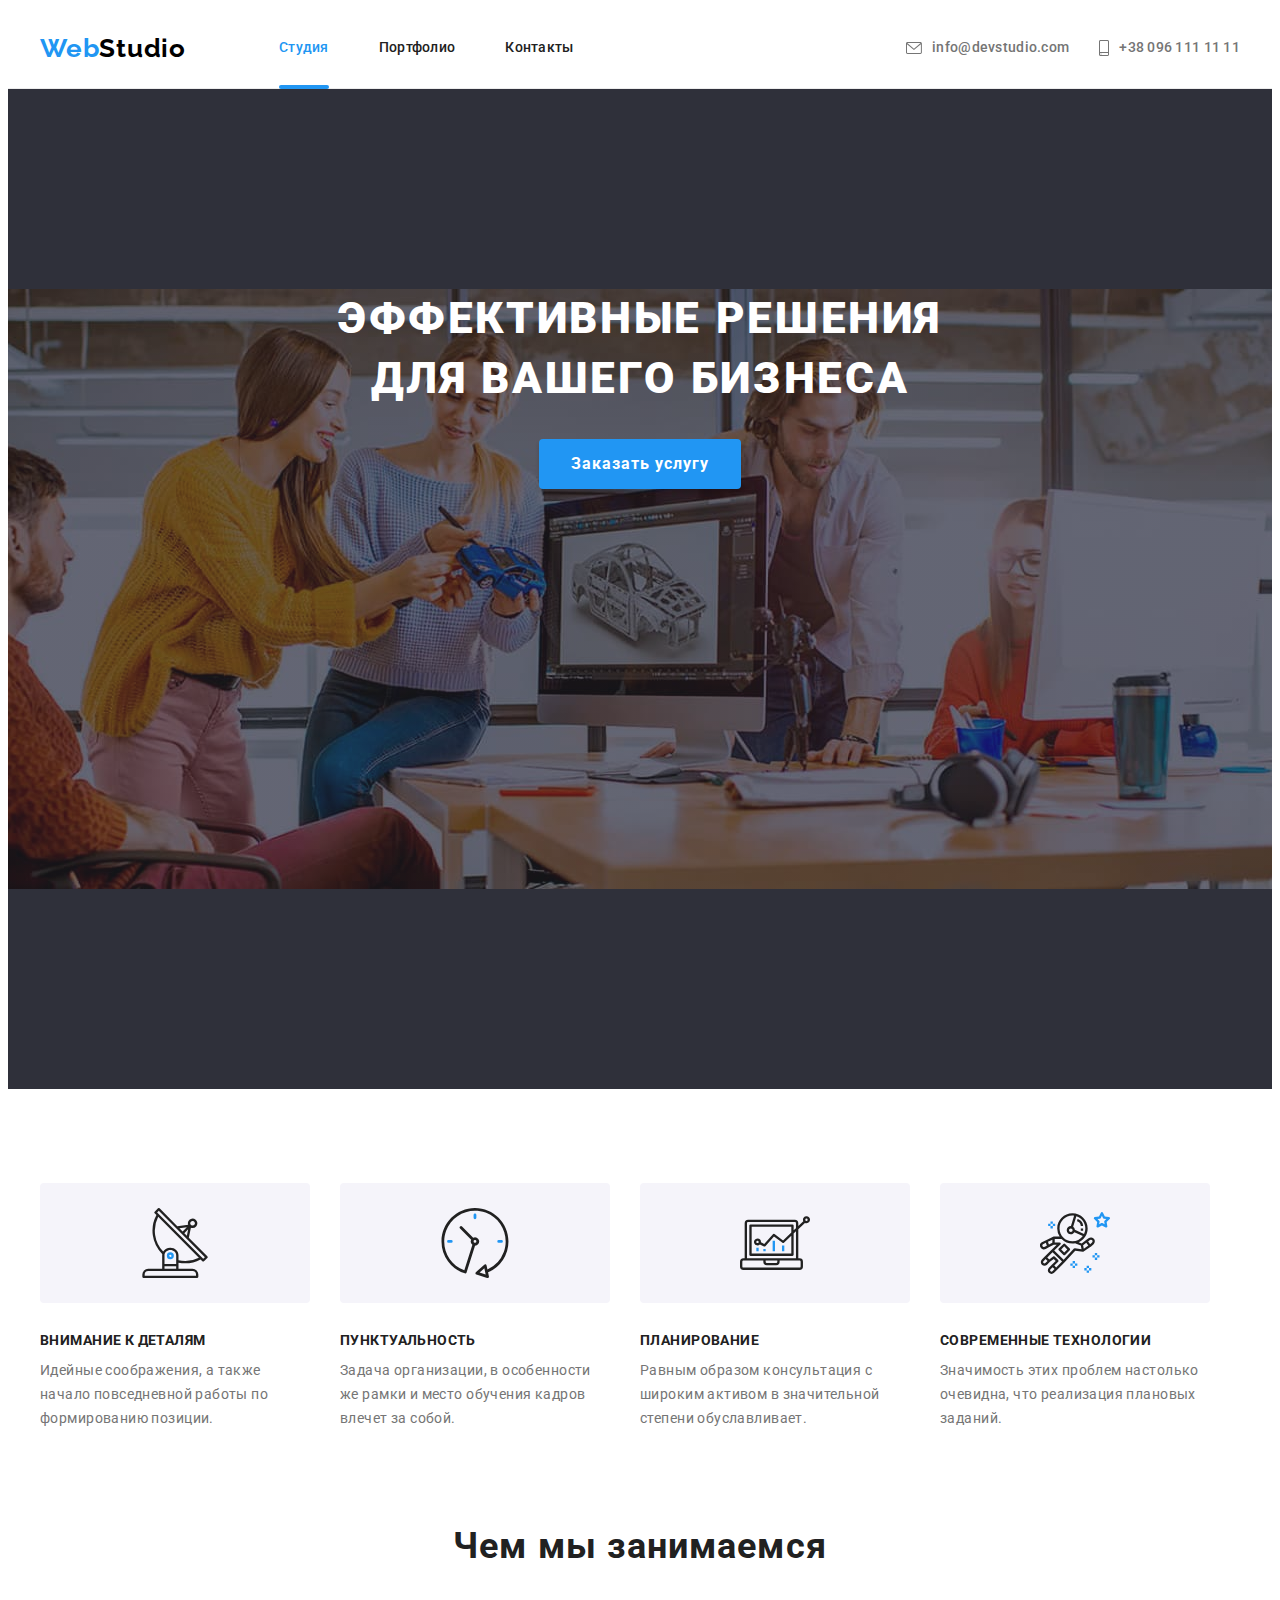
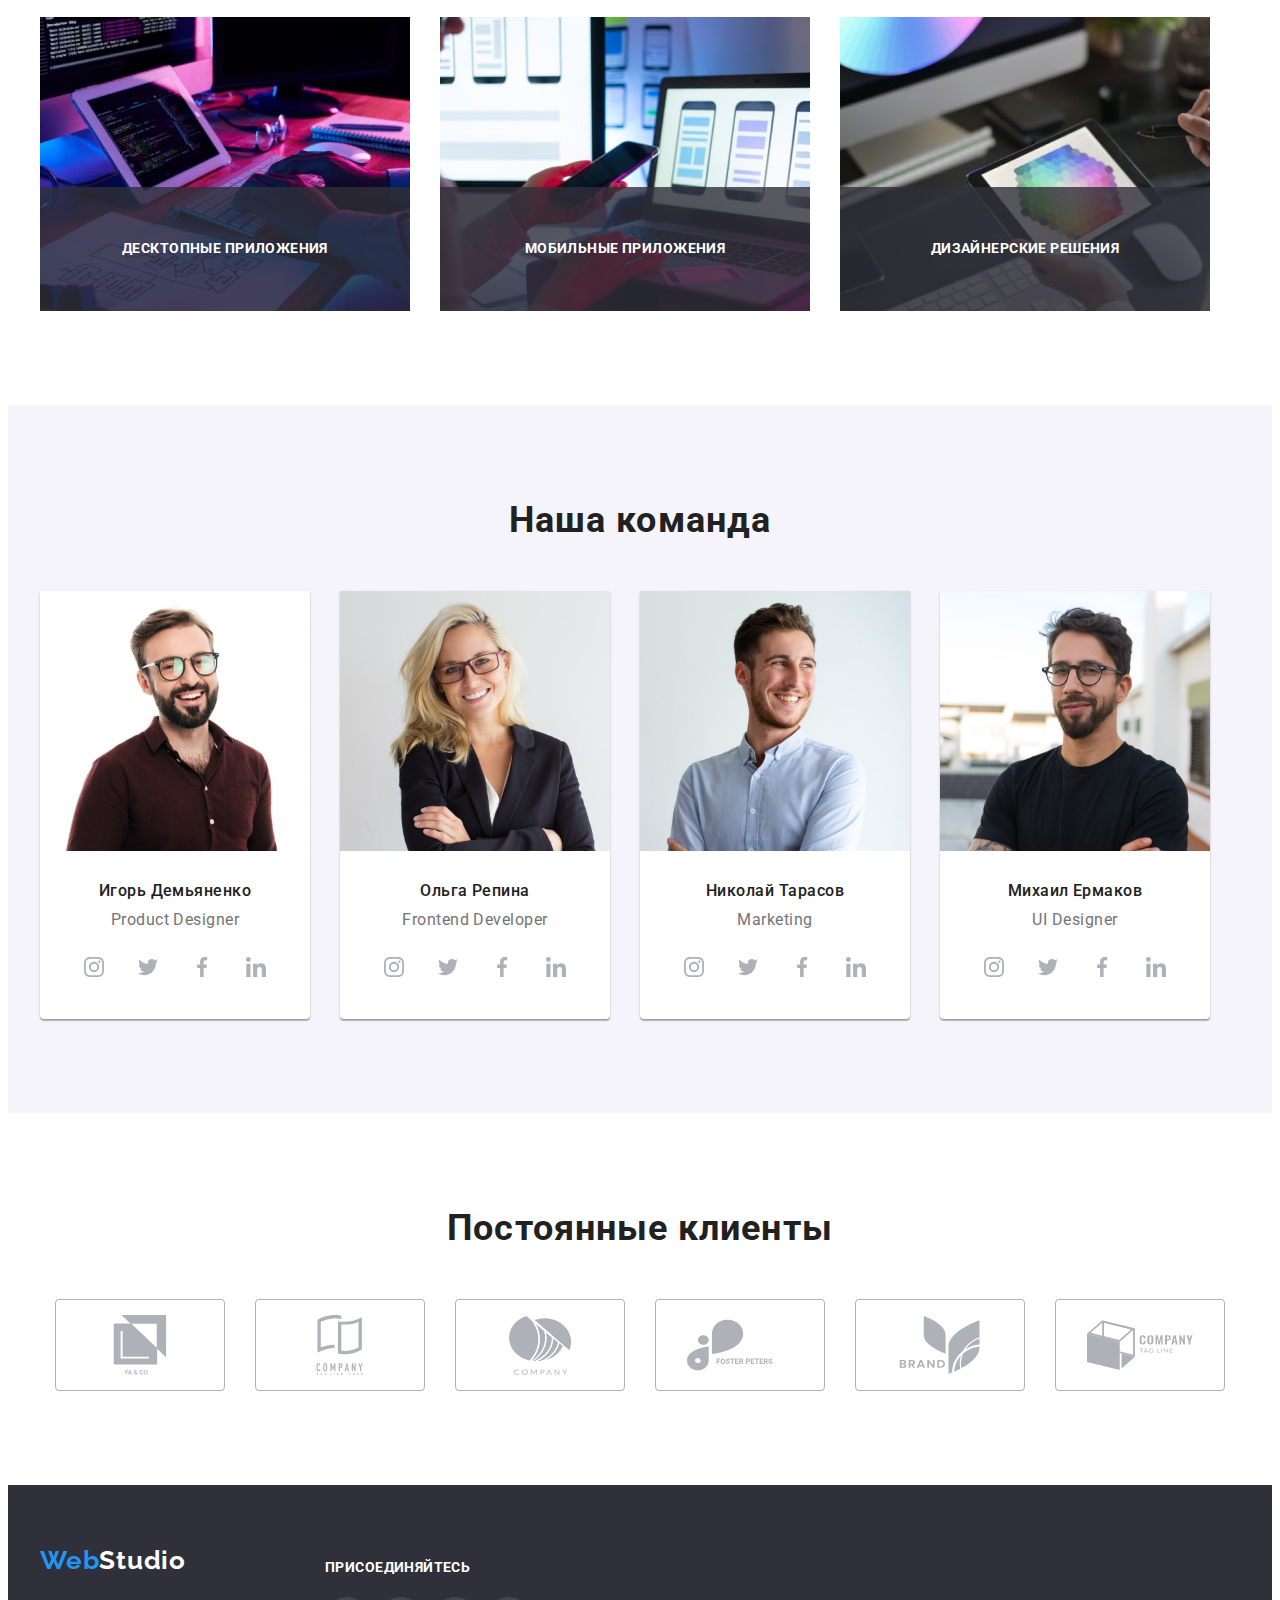
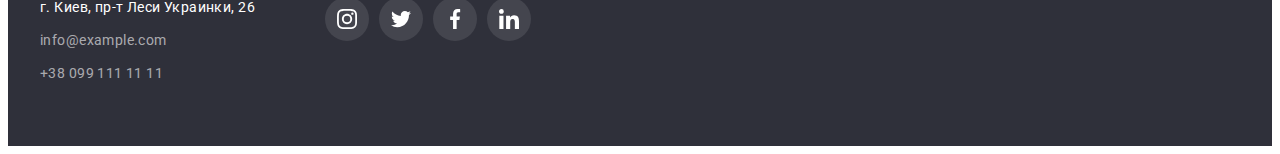
<file: index.html>
<!DOCTYPE html>
<html lang="ru">
  <head>
    <meta charset="UTF-8" />
    <meta http-equiv="X-UA-Compatible" content="IE=edge" />
    <meta name="viewport" content="width=device-width, initial-scale=1.0" />
    <title>WebStudio</title>
    <link
      rel="stylesheet"
      href="https://cdnjs.cloudflare.com/ajax/libs/modern-normalize/1.1.0/modern-normalize.min.css"
      integrity="sha512-wpPYUAdjBVSE4KJnH1VR1HeZfpl1ub8YT/NKx4PuQ5NmX2tKuGu6U/JRp5y+Y8XG2tV+wKQpNHVUX03MfMFn9Q=="
      crossorigin="anonymous"
      referrerpolicy="no-referrer"
    />
    <link rel="preconnect" href="https://fonts.googleapis.com" />
    <link rel="preconnect" href="https://fonts.gstatic.com" crossorigin />
    <link
      href="https://fonts.googleapis.com/css2?family=Raleway:wght@700&family=Roboto:wght@400;500;700;900&display=swap"
      rel="stylesheet"
    />
    <link rel="stylesheet" href="./css/styles.css" />
  </head>

  <body>
    <!-- Шапка сайта -->
    <header class="header">
      <div class="container main-nav">
        <a class="link logo" href="./index.html">Web<span class="header-logo-desc">Studio</span></a>
        <nav class="header-nav">
          <ul class="site-nav">
            <li class="list header-item">
              <a class="link header-link current" href="./index.html">Студия</a>
            </li>
            <li class="list header-item">
              <a class="link header-link" href="./portfolio.html">Портфолио</a>
            </li>
            <li class="list header-item">
              <a class="link header-link" href="">Контакты</a>
            </li>
          </ul>
        </nav>
        <ul class="list header-info">
          <li class="header-item">
            <a class="link info-link" href="mailto:info@devstudio.com"
              ><svg class="icon-contact" width="16" height="12">
                <use href="./images/icon.svg#icon-envelope"></use></svg
              >info@devstudio.com
            </a>
          </li>
          <li class="header-item">
            <a class="link info-link tel" href="tel:+380961111111"
              ><svg class="icon-contact" width="10" height="16">
                <use href="./images/icon.svg#icon-smartphone"></use></svg
              >+38 096 111 11 11</a
            >
          </li>
        </ul>
      </div>
    </header>

    <!-- Герой -->
    <main class="hero">
      <section class="hero-section">
        <div class="container">
          <h1 class="hero-title">
            Эффективные решения <br />
            для вашего бизнеса
          </h1>
          <button class="hero-btn" type="button" data-modal-open>Заказать услугу</button>
        </div>
      </section>
      <!-- Преимущества -->
      <section class="benefits">
        <div class="container">
          <h2 class="visually-hidden">Преимущества</h2>
          <ul class="list benefits-list">
            <li class="benefits-item">
              <div class="thumb">
                <svg class="benefits-icon" width="70" height="70">
                  <use href="./images/icon.svg#icon-antenna"></use>
                </svg>
              </div>
              <h3 class="benefits-caption">Внимание к деталям</h3>
              <p class="benefits-desc">
                Идейные соображения, а также начало повседневной работы по формированию позиции.
              </p>
            </li>
            <li class="benefits-item">
              <div class="thumb">
                <svg class="benefits-icon" width="70" height="70">
                  <use href="./images/icon.svg#icon-clock"></use>
                </svg>
              </div>
              <h3 class="benefits-caption">Пунктуальность</h3>
              <p class="benefits-desc">
                Задача организации, в особенности же рамки и место обучения кадров влечет за собой.
              </p>
            </li>
            <li class="benefits-item">
              <div class="thumb">
                <svg class="benefits-icon" width="70" height="70">
                  <use href="./images/icon.svg#icon-diagram"></use>
                </svg>
              </div>
              <h3 class="benefits-caption">Планирование</h3>
              <p class="benefits-desc">
                Равным образом консультация с широким активом в значительной степени обуславливает.
              </p>
            </li>
            <li class="benefits-item">
              <div class="thumb">
                <svg class="benefits-icon" width="70" height="70">
                  <use href="./images/icon.svg#icon-astronaut"></use>
                </svg>
              </div>
              <h3 class="benefits-caption">Современные технологии</h3>
              <p class="benefits-desc">
                Значимость этих проблем настолько очевидна, что реализация плановых заданий.
              </p>
            </li>
          </ul>
        </div>
      </section>

      <!-- Чем мы занимаемся -->
      <section class="work">
        <div class="container">
          <h2 class="work-title">Чем мы занимаемся</h2>
          <ul class="list work-list">
            <li class="work-item">
              <a href="" class="link">
                <img src="./images/box1.jpg" alt="Печатаем текст" width="370" />
                <p class="work-top-text">Десктопные приложения</p>
              </a>
            </li>

            <li class="work-item">
              <a href="" class="link">
                <img src="./images/box2.jpg" alt="Верстка под телефон" width="370" />
                <p class="work-top-text">Мобильные приложения</p>
              </a>
            </li>
            <li class="work-item">
              <a href="" class="link">
                <img src="./images/box3.jpg" alt="Рисуем" width="370" />
                <p class="work-top-text">Дизайнерские решения</p>
              </a>
            </li>
          </ul>
        </div>
      </section>

      <!-- Наша команда -->
      <section class="team">
        <div class="container">
          <h2 class="team-title">Наша команда</h2>
          <ul class="list team-list">
            <li class="team-item">
              <img src="./images/Igor.jpg" alt="Игорь Демьяненко" width="270" />
              <div class="team-wrap">
                <h3 class="team-caption">Игорь Демьяненко</h3>
                <p class="team-desc" lang="en">Product Designer</p>
                <ul class="list teeam-soc-list">
                  <li class="team-soc-item">
                    <a class="link team-soc-link" href=""
                      ><svg class="icon-client" width="20" height="20">
                        <use href="./images/icon.svg#icon-instagram"></use></svg
                    ></a>
                  </li>
                  <li class="team-soc-item">
                    <a class="link team-soc-link" href=""
                      ><svg class="icon-client" width="20" height="20">
                        <use href="./images/icon.svg#icon-twitter"></use></svg
                    ></a>
                  </li>
                  <li class="team-soc-item">
                    <a class="link team-soc-link" href=""
                      ><svg class="icon-client" width="20" height="20">
                        <use href="./images/icon.svg#icon-facebook"></use></svg
                    ></a>
                  </li>
                  <li class="team-soc-item">
                    <a class="link team-soc-link" href=""
                      ><svg class="icon-client" width="20" height="20">
                        <use href="./images/icon.svg#icon-linkedin"></use></svg
                    ></a>
                  </li>
                </ul>
              </div>
            </li>
            <li class="team-item">
              <img src="./images/Olga.jpg" alt="Ольга Репина" width="270" />
              <div class="team-wrap">
                <h3 class="team-caption">Ольга Репина</h3>
                <p class="team-desc" lang="en">Frontend Developer</p>
                <ul class="list teeam-soc-list">
                  <li class="team-soc-item">
                    <a class="link team-soc-link" href=""
                      ><svg class="icon-client" width="20" height="20">
                        <use href="./images/icon.svg#icon-instagram"></use></svg
                    ></a>
                  </li>
                  <li class="team-soc-item">
                    <a class="link team-soc-link" href=""
                      ><svg class="icon-client" width="20" height="20">
                        <use href="./images/icon.svg#icon-twitter"></use></svg
                    ></a>
                  </li>
                  <li class="team-soc-item">
                    <a class="link team-soc-link" href=""
                      ><svg class="icon-client" width="20" height="20">
                        <use href="./images/icon.svg#icon-facebook"></use></svg
                    ></a>
                  </li>
                  <li class="team-soc-item">
                    <a class="link team-soc-link" href=""
                      ><svg class="icon-client" width="20" height="20">
                        <use href="./images/icon.svg#icon-linkedin"></use></svg
                    ></a>
                  </li>
                </ul>
              </div>
            </li>
            <li class="team-item">
              <img src="./images/Nikolai.jpg" alt="Николай Тарасов" width="270" />
              <div class="team-wrap">
                <h3 class="team-caption">Николай Тарасов</h3>
                <p class="team-desc" lang="en">Marketing</p>
                <ul class="list teeam-soc-list">
                  <li class="team-soc-item">
                    <a class="link team-soc-link" href=""
                      ><svg class="icon-client" width="20" height="20">
                        <use href="./images/icon.svg#icon-instagram"></use></svg
                    ></a>
                  </li>
                  <li class="team-soc-item">
                    <a class="link team-soc-link" href=""
                      ><svg class="icon-client" width="20" height="20">
                        <use href="./images/icon.svg#icon-twitter"></use></svg
                    ></a>
                  </li>
                  <li class="team-soc-item">
                    <a class="link team-soc-link" href=""
                      ><svg class="icon-client" width="20" height="20">
                        <use href="./images/icon.svg#icon-facebook"></use></svg
                    ></a>
                  </li>
                  <li class="team-soc-item">
                    <a class="link team-soc-link" href=""
                      ><svg class="icon-client" width="20" height="20">
                        <use href="./images/icon.svg#icon-linkedin"></use></svg
                    ></a>
                  </li>
                </ul>
              </div>
            </li>
            <li class="team-item">
              <img src="./images/Misha.jpg" alt="Михаил Ермаков" width="270" />
              <div class="team-wrap">
                <h3 class="team-caption">Михаил Ермаков</h3>
                <p class="team-desc" lang="en">UI Designer</p>
                <ul class="list teeam-soc-list">
                  <li class="team-soc-item">
                    <a class="link team-soc-link" href=""
                      ><svg class="icon-client" width="20" height="20">
                        <use href="./images/icon.svg#icon-instagram"></use></svg
                    ></a>
                  </li>
                  <li class="team-soc-item">
                    <a class="link team-soc-link" href=""
                      ><svg class="icon-client" width="20" height="20">
                        <use href="./images/icon.svg#icon-twitter"></use></svg
                    ></a>
                  </li>
                  <li class="team-soc-item">
                    <a class="link team-soc-link" href=""
                      ><svg class="icon-client" width="20" height="20">
                        <use href="./images/icon.svg#icon-facebook"></use></svg
                    ></a>
                  </li>
                  <li class="team-soc-item">
                    <a class="link team-soc-link" href=""
                      ><svg class="icon-client" width="20" height="20">
                        <use href="./images/icon.svg#icon-linkedin"></use></svg
                    ></a>
                  </li>
                </ul>
              </div>
            </li>
          </ul>
        </div>
      </section>
    </main>
    <!-- Постоянные клиенты -->
    <section class="client">
      <div class="container">
        <h2 class="client-title">Постоянные клиенты</h2>
        <ul class="list client-list">
          <li class="client-item">
            <a class="link client-link" href="">
              <svg class="icon-client" width="106" height="60">
                <use href="./images/icon.svg#icon-logo"></use>
              </svg>
            </a>
          </li>
          <li class="client-item">
            <a class="link client-link" href=""
              ><svg class="icon-client" width="106" height="60">
                <use href="./images/icon.svg#icon-logo2"></use></svg
            ></a>
          </li>
          <li class="client-item">
            <a class="link client-link" href=""
              ><svg class="icon-client" width="106" height="60">
                <use href="./images/icon.svg#icon-logo3"></use></svg
            ></a>
          </li>
          <li class="client-item">
            <a class="link client-link" href=""
              ><svg class="icon-client" width="106" height="60">
                <use href="./images/icon.svg#icon-logo4"></use></svg
            ></a>
          </li>
          <li class="client-item">
            <a class="link client-link" href=""
              ><svg class="icon-client" width="106" height="60">
                <use href="./images/icon.svg#icon-logo5"></use></svg
            ></a>
          </li>
          <li class="client-item">
            <a class="link client-link" href=""
              ><svg class="icon-client" width="106" height="60">
                <use href="./images/icon.svg#icon-logo6"></use></svg
            ></a>
          </li>
        </ul>
      </div>
    </section>
    <!-- Підвал сайта -->
    <footer class="footer">
      <div class="container">
        <div class="footer-address-block">
          <a class="link footer-logo logo" href="./index.html"
            >Web<span class="footer-logo-dsc">Studio</span></a
          >
          <address class="footer-address">
            <ul class="list footer-address-list">
              <li class="list footer-address-item footer-item">
                <a
                  class="link footer-address-link"
                  href="https://goo.gl/maps/ybXtjSqPj97G9J9u8"
                  target="_blank"
                  rel="noopener noreferrer"
                >
                  г. Киев, пр-т Леси Украинки, 26
                </a>
              </li>
              <li class="list address-info-list footer-item">
                <a class="link footer-info-link" href="mailto:info@example.com">info@example.com</a>
              </li>
              <li class="list address-info-list footer-item">
                <a class="link footer-info-link" href="tel:+380991111111">+38 099 111 11 11</a>
              </li>
            </ul>
          </address>
        </div>
        <div class="footer-soc-link">
          <h3 class="soc-link-title">присоединяйтесь</h3>
          <ul class="list soc-link-list">
            <li class="soc-link-item">
              <a class="link soc-link" href=""
                ><svg class="icon-soc-link" width="20" height="20">
                  <use href="./images/icon.svg#icon-instagram"></use></svg
              ></a>
            </li>
            <li class="soc-link-item">
              <a class="link soc-link" href=""
                ><svg class="icon-soc-link" width="20" height="20">
                  <use href="./images/icon.svg#icon-twitter"></use></svg
              ></a>
            </li>
            <li class="soc-link-item">
              <a class="link soc-link" href=""
                ><svg class="icon-soc-link" width="20" height="20">
                  <use href="./images/icon.svg#icon-facebook"></use></svg
              ></a>
            </li>
            <li class="soc-link-item">
              <a class="link soc-link" href=""
                ><svg class="icon-soc-link" width="20" height="20">
                  <use href="./images/icon.svg#icon-linkedin"></use></svg
              ></a>
            </li>
          </ul>
        </div>
      </div>
    </footer>
    <!-- Modal -->
    <div class="backdrop is-hidden" data-modal>
      <div class="modal">
        <button type="button" class="modal-close-button" data-modal-close>
          <svg class="icon-close-button" width="18" height="18">
            <use href="./images/icon.svg#icon-close-button"></use>
          </svg>
        </button>
      </div>
    </div>
    <script src="./js/modal.js"></script>
  </body>
</html>
</file>
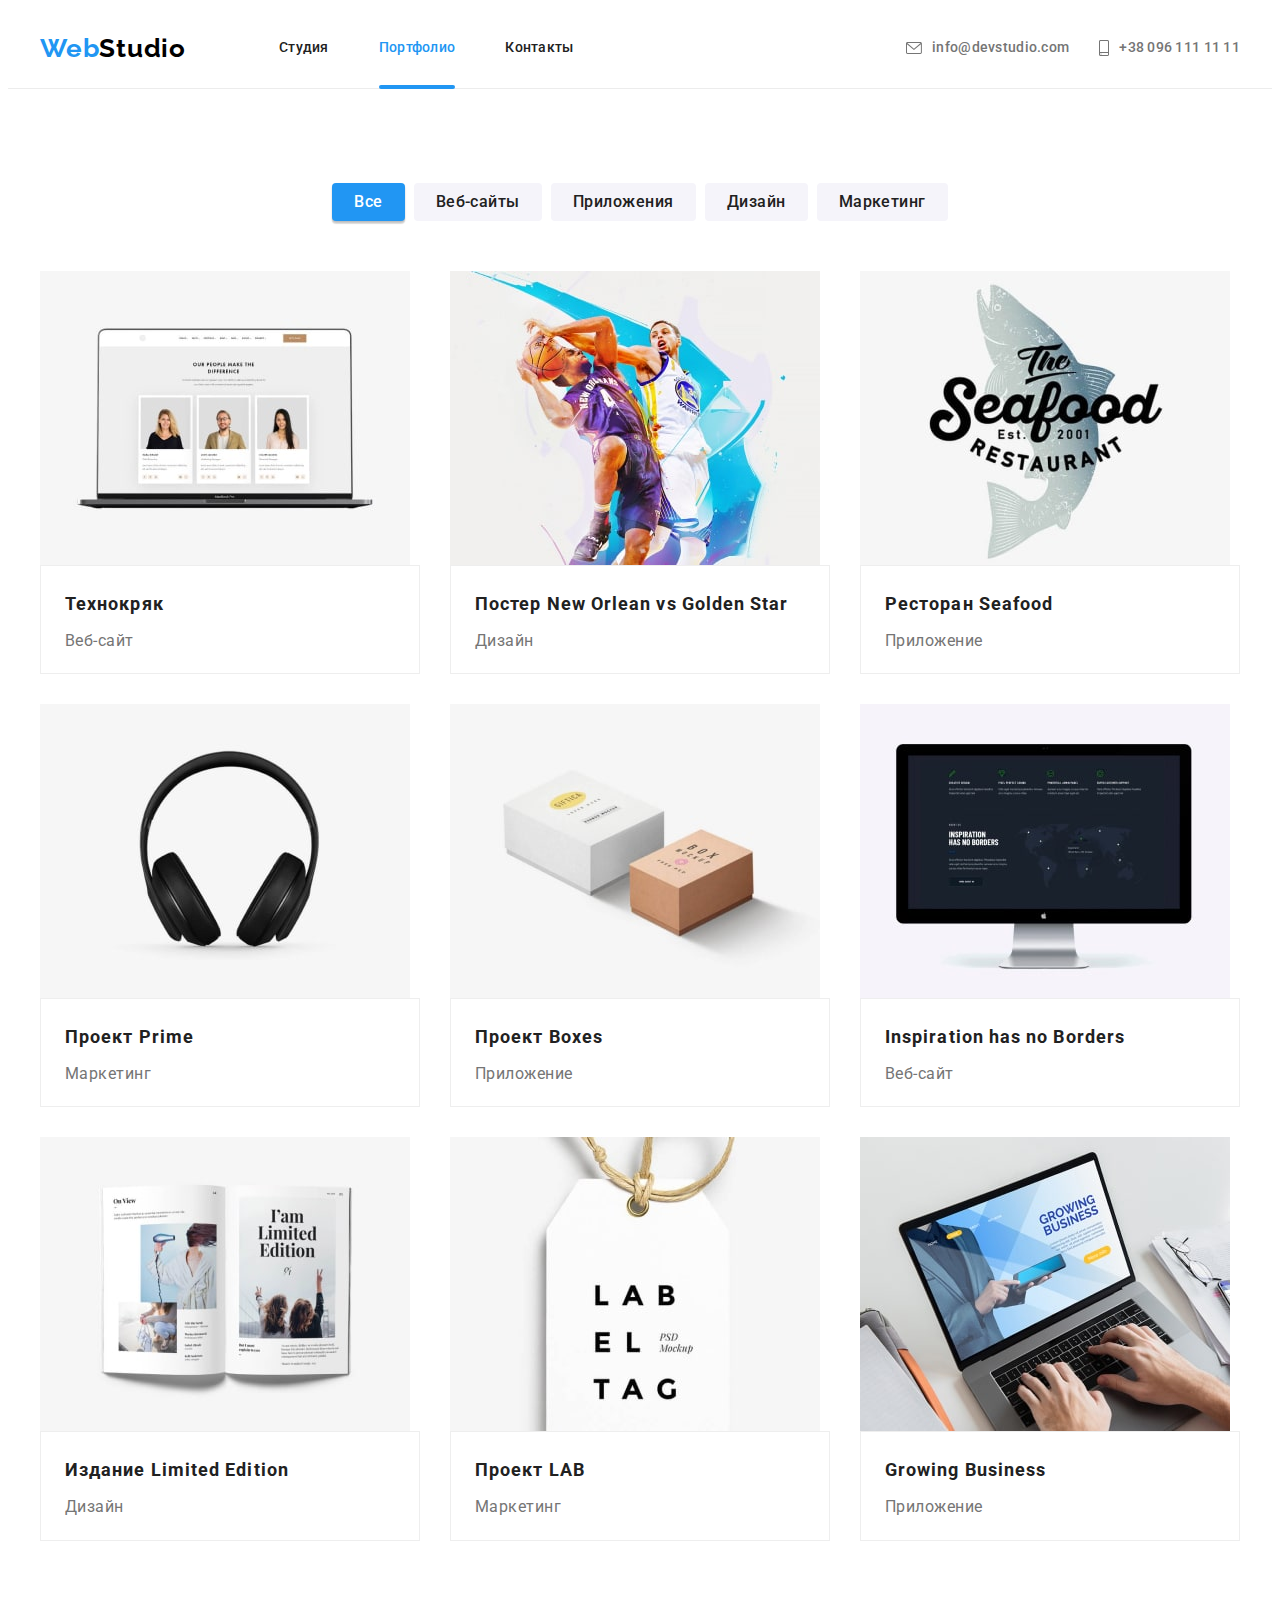
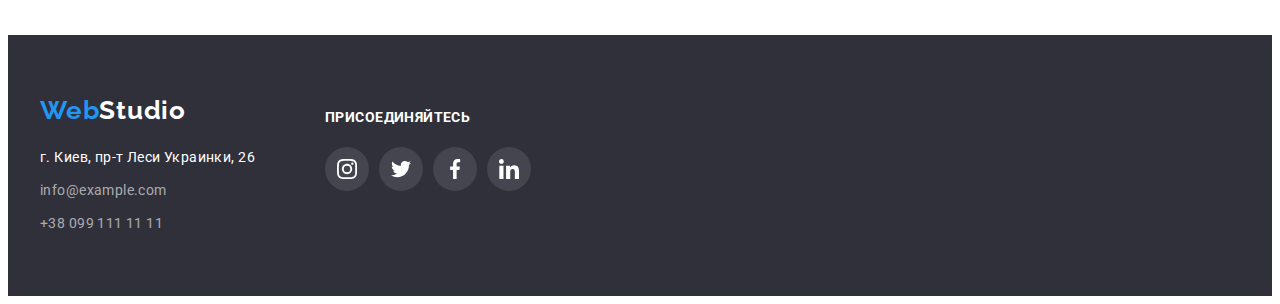
<file: portfolio.html>
<!DOCTYPE html>
<html lang="ru">
  <head>
    <meta charset="UTF-8" />
    <meta http-equiv="X-UA-Compatible" content="IE=edge" />
    <meta name="viewport" content="width=device-width, initial-scale=1.0" />
    <title>WebStudio</title>
    <link
      rel="stylesheet"
      href="https://cdnjs.cloudflare.com/ajax/libs/modern-normalize/1.1.0/modern-normalize.min.css"
      integrity="sha512-wpPYUAdjBVSE4KJnH1VR1HeZfpl1ub8YT/NKx4PuQ5NmX2tKuGu6U/JRp5y+Y8XG2tV+wKQpNHVUX03MfMFn9Q=="
      crossorigin="anonymous"
      referrerpolicy="no-referrer"
    />
    <link rel="preconnect" href="https://fonts.googleapis.com" />
    <link rel="preconnect" href="https://fonts.gstatic.com" crossorigin />
    <link
      href="https://fonts.googleapis.com/css2?family=Raleway:wght@700&family=Roboto:wght@400;500;700;900&display=swap"
      rel="stylesheet"
    />
    <link rel="stylesheet" href="./css/styles.css" />
  </head>

  <body>
    <!-- Шапка сайта -->
    <header class="header">
      <div class="container main-nav">
        <a class="link logo" href="./index.html">Web<span class="header-logo-desc">Studio</span></a>
        <nav class="header-nav">
          <ul class="site-nav">
            <li class="list header-item">
              <a class="link header-link" href="./index.html">Студия</a>
            </li>
            <li class="list header-item">
              <a class="link header-link current" href="./portfolio.html">Портфолио</a>
            </li>
            <li class="list header-item">
              <a class="link header-link" href="">Контакты</a>
            </li>
          </ul>
        </nav>
        <ul class="list header-info">
          <li class="header-item">
            <a class="link info-link" href="mailto:info@devstudio.com"
              ><svg class="icon-contact" width="16" height="12">
                <use href="./images/icon.svg#icon-envelope"></use></svg
              >info@devstudio.com
            </a>
          </li>
          <li class="header-item">
            <a class="link info-link tel" href="tel:+380961111111"
              ><svg class="icon-contact" width="10" height="16">
                <use href="./images/icon.svg#icon-smartphone"></use></svg
              >+38 096 111 11 11</a
            >
          </li>
        </ul>
      </div>
    </header>

    <!--Список портфолио  -->
    <main class="main">
      <section class="main-section">
        <div class="container">
          <h1 class="visually-hidden">Наши роботы</h1>
          <ul class="list main-list">
            <li class="main-item"><button class="main-btn current" type="button">Все</button></li>
            <li class="main-item"><button class="main-btn" type="button">Веб-сайты</button></li>
            <li class="main-item"><button class="main-btn" type="button">Приложения</button></li>
            <li class="main-item"><button class="main-btn" type="button">Дизайн</button></li>
            <li class="main-item"><button class="main-btn" type="button">Маркетинг</button></li>
          </ul>

          <ul class="main-content-list">
            <li class="list main-content-item">
              <a class="link content-link" href="">
                <div class="content-top-wrap">
                  <img src="./images/portfolio1.jpg" alt="Технокряк" width="370" />
                  <p class="content-top-text">
                    Ресурс предлагает комплексные предложения с разным уровнем функционала и
                    сервисов. Все это позволит посетителю получить исчерпывающие сведения о компании
                    или частном лице.
                  </p>
                </div>
                <div class="content-wrap">
                  <h2 class="main-content-title">Технокряк</h2>
                  <p class="main-content-desc">Веб-сайт</p>
                </div></a
              >
            </li>
            <li class="list main-content-item">
              <a class="link content-link" href="">
                <div class="content-top-wrap">
                  <img
                    src="./images/portfolio2.jpg"
                    alt="Постер New Orlean vs Golden Star"
                    width="370"
                  />
                  <p class="content-top-text">
                    Ресурс предлагает комплексные предложения с разным уровнем функционала и
                    сервисов. Все это позволит посетителю получить исчерпывающие сведения о компании
                    или частном лице.
                  </p>
                </div>
                <div class="content-wrap">
                  <h2 class="main-content-title">
                    Постер <span lang="en">New Orlean vs Golden Star</span>
                  </h2>
                  <p class="main-content-desc">Дизайн</p>
                </div>
              </a>
            </li>
            <li class="list main-content-item">
              <a class="link content-link" href="">
                <div class="content-top-wrap">
                  <img src="./images/portfolio3.jpg" alt="Ресторан Seafood" width="370" />
                  <p class="content-top-text">
                    Ресурс предлагает комплексные предложения с разным уровнем функционала и
                    сервисов. Все это позволит посетителю получить исчерпывающие сведения о компании
                    или частном лице.
                  </p>
                </div>
                <div class="content-wrap">
                  <h2 class="main-content-title">Ресторан <span lang="en">Seafood</span></h2>
                  <p class="main-content-desc">Приложение</p>
                </div>
              </a>
            </li>
            <li class="list main-content-item">
              <a class="link content-link" href="">
                <div class="content-top-wrap">
                  <img src="./images/portfolio4.jpg" alt="Проект Prime" width="370" />
                  <p class="content-top-text">
                    Ресурс предлагает комплексные предложения с разным уровнем функционала и
                    сервисов. Все это позволит посетителю получить исчерпывающие сведения о компании
                    или частном лице.
                  </p>
                </div>
                <div class="content-wrap">
                  <h2 class="main-content-title">Проект <span lang="en">Prime</span></h2>
                  <p class="main-content-desc">Маркетинг</p>
                </div>
              </a>
            </li>
            <li class="list main-content-item">
              <a class="link content-link" href="">
                <div class="content-top-wrap">
                  <img src="./images/portfolio5.jpg" alt="Проект Boxes" width="370" />
                  <p class="content-top-text">
                    Ресурс предлагает комплексные предложения с разным уровнем функционала и
                    сервисов. Все это позволит посетителю получить исчерпывающие сведения о компании
                    или частном лице.
                  </p>
                </div>
                <div class="content-wrap">
                  <h2 class="main-content-title">Проект <span lang="en">Boxes</span></h2>
                  <p class="main-content-desc">Приложение</p>
                </div>
              </a>
            </li>
            <li class="list main-content-item">
              <a class="link content-link" href="">
                <div class="content-top-wrap">
                  <img src="./images/portfolio6.jpg" alt="Inspiration has no Borders" width="370" />
                  <p class="content-top-text">
                    Ресурс предлагает комплексные предложения с разным уровнем функционала и
                    сервисов. Все это позволит посетителю получить исчерпывающие сведения о компании
                    или частном лице.
                  </p>
                </div>
                <div class="content-wrap">
                  <h2 class="main-content-title">
                    <span lang="en">Inspiration has no Borders</span>
                  </h2>
                  <p class="main-content-desc">Веб-сайт</p>
                </div>
              </a>
            </li>
            <li class="list main-content-item">
              <a class="link content-link" href="">
                <div class="content-top-wrap">
                  <img src="./images/portfolio7.jpg" alt="Издание Limited Edition" width="370" />
                  <p class="content-top-text">
                    Ресурс предлагает комплексные предложения с разным уровнем функционала и
                    сервисов. Все это позволит посетителю получить исчерпывающие сведения о компании
                    или частном лице.
                  </p>
                </div>
                <div class="content-wrap">
                  <h2 class="main-content-title">Издание <span lang="en">Limited Edition</span></h2>
                  <p class="main-content-desc">Дизайн</p>
                </div>
              </a>
            </li>
            <li class="list main-content-item">
              <a class="link content-link" href="">
                <div class="content-top-wrap">
                  <img src="./images/portfolio8.jpg" alt="Проект LAB" width="370" />
                  <p class="content-top-text">
                    Ресурс предлагает комплексные предложения с разным уровнем функционала и
                    сервисов. Все это позволит посетителю получить исчерпывающие сведения о компании
                    или частном лице.
                  </p>
                </div>
                <div class="content-wrap">
                  <h2 class="main-content-title">Проект <span lang="en">LAB</span></h2>
                  <p class="main-content-desc">Маркетинг</p>
                </div>
              </a>
            </li>
            <li class="list main-content-item">
              <a class="link content-link" href="">
                <div class="content-top-wrap">
                  <img src="./images/portfolio9.jpg" alt="Growing Business" width="370" />
                  <p class="content-top-text">
                    Ресурс предлагает комплексные предложения с разным уровнем функционала и
                    сервисов. Все это позволит посетителю получить исчерпывающие сведения о компании
                    или частном лице.
                  </p>
                </div>
                <div class="content-wrap">
                  <h2 class="main-content-title"><span lang="en">Growing Business</span></h2>
                  <p class="main-content-desc">Приложение</p>
                </div>
              </a>
            </li>
          </ul>
        </div>
      </section>
    </main>

    <!-- Підвал сайта -->
    <footer class="footer">
      <div class="container">
        <div class="footer-address-block">
          <a class="link footer-logo logo" href="./index.html"
            >Web<span class="footer-logo-dsc">Studio</span></a
          >
          <address class="footer-address">
            <ul class="list footer-address-list">
              <li class="list footer-address-item footer-item">
                <a
                  class="link footer-address-link"
                  href="https://goo.gl/maps/ybXtjSqPj97G9J9u8"
                  target="_blank"
                  rel="noopener noreferrer"
                >
                  г. Киев, пр-т Леси Украинки, 26
                </a>
              </li>
              <li class="list address-info-list footer-item">
                <a class="link footer-info-link" href="mailto:info@example.com">info@example.com</a>
              </li>
              <li class="list address-info-list footer-item">
                <a class="link footer-info-link" href="tel:+380991111111">+38 099 111 11 11</a>
              </li>
            </ul>
          </address>
        </div>
        <div class="footer-soc-link">
          <h3 class="soc-link-title">присоединяйтесь</h3>
          <ul class="list soc-link-list">
            <li class="soc-link-item">
              <a class="link soc-link" href=""
                ><svg class="icon-soc-link" width="20" height="20">
                  <use href="./images/icon.svg#icon-instagram"></use></svg
              ></a>
            </li>
            <li class="soc-link-item">
              <a class="link soc-link" href=""
                ><svg class="icon-soc-link" width="20" height="20">
                  <use href="./images/icon.svg#icon-twitter"></use></svg
              ></a>
            </li>
            <li class="soc-link-item">
              <a class="link soc-link" href=""
                ><svg class="icon-soc-link" width="20" height="20">
                  <use href="./images/icon.svg#icon-facebook"></use></svg
              ></a>
            </li>
            <li class="soc-link-item">
              <a class="link soc-link" href=""
                ><svg class="icon-soc-link" width="20" height="20">
                  <use href="./images/icon.svg#icon-linkedin"></use></svg
              ></a>
            </li>
          </ul>
        </div>
      </div>
    </footer>
  </body>
</html>
</file>
<file: css/styles.css>
/* цвет основного текста  #212121 */
/* вторичный цвет  #757575 */
/* белый #ffffff */
/* акцент #2196F3 */
/* верх лого  #000000;*/
/* почта, тел в футтер rgba(255, 255, 255, 0.6); */
/* вторичный цвет фона  #F5F4FA  */

:root {
  --primary-text-color: #757575;
  --title-text-color: #212121;
  --accent-color: #2196f3;
  --second-title-color: #ffffff;
  --card-set-gap: 30px;
  --padding-portfolio: 24px;
  --padding-section: 94px;
  --social-link-fill: #afb1b8;
  --typical-duration: 250ms;
  --typical-timing-function: cubic-bezier(0.4, 0, 0.2, 1);
}
p,
h1,
h2,
h3,
h4,
h5,
h6 {
  margin: 0;
}
ul {
  margin: 0;
  padding-left: 0;
}
img {
  display: block;
  max-width: 100%;
  height: auto;
}

body {
  font-family: 'Roboto', sans-serif;
  color: var(--primary-text-color);
  background-color: #ffffff;
}
.container {
  width: 1200px;
  margin-left: auto;
  margin-right: auto;
  padding-left: 15px;
  padding-right: 15px;
}

.visually-hidden {
  position: absolute;
  white-space: nowrap;
  width: 1px;
  height: 1px;
  overflow: hidden;
  border: 0;
  padding: 0;
  clip: rect(0 0 0 0);
  clip-path: inset(50%);
  margin: -1px;
}
.list {
  list-style: none;
}
.link {
  text-decoration: none;
}

.hero-section,
.footer {
  background-color: #2f303a;
}
.work-title,
.team-title {
  color: var(--title-text-color);
}
/* Header */
.logo {
  font-family: 'Raleway', sans-serif;
  font-style: normal;
  font-weight: 700;
  font-size: 26px;
  line-height: 1.19;
  letter-spacing: 0.03em;
  color: var(--accent-color);
}
.header-logo-desc {
  color: #000000;
}
.header {
  border-bottom: 1px solid #ececec;
}

.main-nav {
  display: flex;
  align-items: center;
}
.header-link {
  display: block;
  padding-top: 32px;
  padding-bottom: 32px;
  color: var(--title-text-color);
  font-weight: 500;
  font-size: 14px;
  line-height: 1.14;
  letter-spacing: 0.02em;
  position: relative;
}
.site-nav {
  display: flex;
  margin-left: 93px;
  transition: var(--typical-duration) var(--typical-timing-function);
}

.site-nav .header-item + .header-item {
  margin-left: 50px;
}

.site-nav .header-link.current {
  color: var(--accent-color);
}
.site-nav .header-link.current::after {
  content: '';
  position: absolute;
  width: 100%;
  height: 4px;
  background-color: var(--accent-color);
  border-radius: 2px;
  left: 0;
  bottom: -1px;
}
.header-info {
  display: flex;
  margin-left: auto;
}
.info-link {
  display: block;
  padding-top: 32px;
  padding-bottom: 32px;
  font-style: normal;
  font-weight: 500;
  font-size: 14px;
  line-height: 1.14;
  letter-spacing: 0.02em;
  color: var(--primary-text-color);
  display: flex;
  align-items: center;
  fill: currentColor;
  transition: var(--typical-duration) var(--typical-timing-function);
}
.icon-contact {
  margin-right: 10px;
}
.tel {
  margin-left: 30px;
}

.site-nav .link:hover,
.site-nav .link:focus,
.info-link:hover,
.info-link:focus {
  color: var(--accent-color);
}
/* Hero */
.hero {
  text-align: center;
}

.hero-section {
  padding-top: 200px;
  padding-bottom: 200px;
  max-width: 1600px;
  height: 600px;
  margin-left: auto;
  margin-right: auto;
  background-image: linear-gradient(to right, rgba(47, 48, 58, 0.4), rgba(47, 48, 58, 0.4)),
    url('../images/hero.jpg');
  background-repeat: no-repeat;
  background-position: center;
}
.hero-title {
  font-weight: 900;
  font-size: 44px;
  line-height: 1.36;
  text-align: center;
  letter-spacing: 0.06em;
  text-transform: uppercase;
  color: var(--second-title-color);
  margin-bottom: 30px;
}
.hero-btn {
  font-family: 'Roboto', sans-serif;
  font-style: normal;
  font-weight: 700;
  font-size: 16px;
  line-height: 1.88;
  display: flex;
  text-align: center;
  letter-spacing: 0.06em;
  color: var(--second-title-color);
  background-color: var(--accent-color);
  display: inline-block;
  cursor: pointer;
  padding: 10px 32px;
  box-shadow: 0px 4px 4px rgba(0, 0, 0, 0.15);
  border-radius: 4px;
  border: none;
  transition: var(--typical-duration) var(--typical-timing-function);
}
.hero-btn:hover,
.hero-btn:focus {
  background-color: #188ce8;
}
/* Преимущества */
.benefits {
  padding-top: var(--padding-section);
  padding-bottom: var(--padding-section);
}
.benefits-list {
  display: flex;
}
.benefits-item {
  flex-basis: calc(100% / 4 - 30px);
}
.benefits-list .benefits-item + .benefits-item {
  margin-left: 30px;
}
.thumb {
  width: 270px;
  height: 120px;
  background: #f5f4fa;
  border-radius: 4px;
  margin-bottom: 30px;
  display: flex;
  align-items: center;
  justify-content: center;
}

.benefits-caption {
  font-size: 14px;
  line-height: 1.14;
  letter-spacing: 0.03em;
  text-transform: uppercase;
  color: var(--title-text-color);
  text-align: left;
}
.benefits-desc {
  font-size: 14px;
  line-height: 1.71;
  letter-spacing: 0.03em;
  text-align: left;
  margin-top: 10px;
}
/* Чем мы занимаемся */
.work {
  display: flex;
  padding-bottom: var(--padding-section);
}

.work-title {
  font-size: 36px;
  line-height: 1.17;
  text-align: center;
  letter-spacing: 0.03em;
  padding-bottom: 50px;
}
.work-list {
  display: flex;
}
.work-item {
  position: relative;
}
.work-top-text {
  font-weight: 700;
  font-size: 14px;
  line-height: 1.14;
  text-align: center;
  letter-spacing: 0.03em;
  text-transform: uppercase;
  color: var(--second-title-color);
  background-color: rgba(47, 48, 58, 0.8);
  position: absolute;
  bottom: 0;
  right: 0;
  width: 100%;
  height: 70px;
  display: flex;
  align-items: center;
  justify-content: center;
  padding-top: 27px;
  padding-bottom: 27px;
}
.work-list .work-item + .work-item {
  margin-left: 30px;
}

/* Наша команда  */
.team {
  background-color: #f5f4fa;
  padding-top: var(--padding-section);
  padding-bottom: var(--padding-section);
}

.team-title {
  font-size: 36px;
  line-height: 1.17;
  text-align: center;
  letter-spacing: 0.03em;
  margin-bottom: 50px;
}
.team-list {
  display: flex;
}
.team-item {
  background-color: #ffffff;
  box-shadow: 0px 1px 3px rgba(0, 0, 0, 0.12), 0px 1px 1px rgba(0, 0, 0, 0.14),
    0px 2px 1px rgba(0, 0, 0, 0.2);
  border-radius: 0px 0px 4px 4px;
}
.team-list .team-item + .team-item {
  margin-left: 30px;
}
.team-wrap {
  padding-top: 30px;
  padding-bottom: 30px;
}
.team-caption {
  font-weight: 500;
  font-size: 16px;
  line-height: 1.19;
  text-align: center;
  letter-spacing: 0.03em;
  color: var(--title-text-color);
}
.team-desc {
  font-size: 16px;
  line-height: 1.19;
  text-align: center;
  letter-spacing: 0.03em;
  margin-top: 10px;
  margin-bottom: 16px;
}
.team-soc {
  display: flex;
  margin-left: 32px;
}
.teeam-soc-list {
  display: flex;
  justify-content: center;
}
.team-soc-item {
  width: 44px;
  height: 44px;
}

.team-soc-item:not(:last-child) {
  margin-right: 10px;
}
.team-soc-link {
  width: 100%;
  height: 100%;
  border-radius: 50%;
  display: flex;
  align-items: center;
  justify-content: center;
  fill: #afb1b8;
  transition: var(--typical-duration) var(--typical-timing-function);
}

.team-soc-link:hover,
.team-soc-link:focus {
  background-color: var(--accent-color);
  fill: var(--second-title-color);
}

/* Постоянные клиенты */
.client {
  padding-top: var(--padding-section);
  padding-bottom: var(--padding-section);
}
.client-title {
  font-size: 36px;
  line-height: 1.17;
  text-align: center;
  letter-spacing: 0.03em;
  margin-bottom: 50px;

  color: #212121;
}
.client-list {
  display: flex;
  justify-content: center;
}
.client-item {
  display: flex;
}
.client-item:not(:last-child) {
  margin-right: 30px;
}
.client-link {
  display: flex;
  width: 170px;
  height: 92px;
  border: 1px solid #afb1b8;
  border-radius: 4px;
  box-sizing: border-box;
  fill: var(--social-link-fill);
  align-items: center;
  justify-content: center;
  transition: var(--typical-duration) var(--typical-timing-function);
}
.client-link:hover,
.client-link:focus {
  border-color: var(--accent-color);
  fill: var(--accent-color);
  outline: none;
}

/* Footer */
.footer .container {
  display: flex;
}
.footer {
  padding-top: 60px;
  padding-bottom: 60px;
}
.footer-logo {
  display: block;
  margin-bottom: 20px;
}
.footer-logo-dsc {
  color: var(--second-title-color);
}
.footer-address-list .footer-item + .footer-item {
  margin-top: 9px;
}
.footer-address-link {
  font-style: normal;
  font-weight: 400;
  font-size: 14px;
  line-height: 1.71;
  letter-spacing: 0.03em;
  color: var(--second-title-color);
  transition: var(--typical-duration) var(--typical-timing-function);
}
.footer-info-link {
  font-style: normal;
  font-size: 14px;
  line-height: 1.71;
  letter-spacing: 0.03em;
  color: rgba(255, 255, 255, 0.6);
  transition: var(--typical-duration) var(--typical-timing-function);
}
.footer-address-link:hover,
.footer-address-link:focus,
.footer-info-link:hover,
.footer-info-link:focus {
  color: var(--accent-color);
}
.footer-soc-link {
  margin-left: 70px;
  margin-top: 12px;
}
.soc-link-title {
  font-size: 14px;
  line-height: 1.45;
  letter-spacing: 0.03em;
  text-transform: uppercase;

  color: #ffffff;
  margin-bottom: 20px;
}
.soc-link-list {
  display: flex;
  justify-content: center;
}
.soc-link-item {
  width: 44px;
  height: 44px;
}

.soc-link-item:not(:last-child) {
  margin-right: 10px;
}
.soc-link {
  width: 100%;
  height: 100%;
  background-color: rgba(255, 255, 255, 0.1);
  border-radius: 50%;
  display: flex;
  align-items: center;
  justify-content: center;
  fill: #ffffff;
  transition: var(--typical-duration) var(--typical-timing-function);
}

.soc-link:hover,
.soc-link:focus {
  background-color: var(--accent-color);
}

/* Modal */
.backdrop {
  position: fixed;
  top: 0;
  width: 100%;
  height: 100%;
  background-color: rgba(0, 0, 0, 0.2);
  transition: opacity var(--typical-duration), visibility var(--typical-duration);
}

.modal {
  width: 528px;
  min-height: 581px;
  background-color: #ffffff;
  box-shadow: 0px 1px 3px rgba(0, 0, 0, 0.12), 0px 1px 1px rgba(0, 0, 0, 0.14),
    0px 2px 1px rgba(0, 0, 0, 0.2);
  border-radius: 4px;
  position: absolute;
  top: 50%;
  left: 50%;
  transform: translate(-50%, -50%) scaleY(1);
  transition: transform var(--typical-duration) var(--typical-timing-function);
}
.backdrop.is-hidden .modal {
  transform: translate(-50%, -50%) scaleY(0);
}
.modal-close-button {
  border: 1px solid rgba(0, 0, 0, 0.1);
  width: 30px;
  height: 30px;
  border-radius: 50%;
  background-color: transparent;
  display: flex;
  align-items: center;
  justify-content: center;
  padding: 0px;
  position: absolute;
  top: 8px;
  right: 8px;
  cursor: pointer;
}
.is-hidden {
  visibility: hidden;
  opacity: 0;
  pointer-events: none;
}
/* Portfolio */
.main-section {
  padding-bottom: var(--padding-section);
  padding-top: var(--padding-section);
}
.main-list {
  display: flex;
  justify-content: center;
  margin-bottom: 50px;
}
.main-list .main-item + .main-item {
  margin-left: 9px;
}
.main-btn {
  padding: 6px 22px;
  border-radius: 4px;
  border: 0;
  font-family: 'Roboto', sans-serif;
  font-weight: 500;
  font-size: 16px;
  line-height: 1.6;
  text-align: center;
  letter-spacing: 0.03em;
  color: var(--title-text-color);
  background-color: #f5f4fa;
  cursor: pointer;
  transition: var(--typical-duration) var(--typical-timing-function);
}
.main-btn:hover,
.main-btn:focus,
.main-btn.current {
  color: var(--second-title-color);
  background-color: var(--accent-color);
  box-shadow: 0px 3px 1px rgba(0, 0, 0, 0.1), 0px 1px 2px rgba(0, 0, 0, 0.08),
    0px 2px 2px rgba(0, 0, 0, 0.12);
}
.main-content-list {
  display: flex;
  flex-wrap: wrap;
  margin-left: -30px;
  margin-bottom: -30px;
}

.content-top-wrap {
  position: relative;
  overflow: hidden;
}
.content-top-text {
  position: absolute;
  top: 0;
  left: 0;
  font-weight: 400;
  font-size: 18px;
  line-height: 1.56;
  letter-spacing: 0.03em;
  background-color: rgba(33, 150, 243, 0.9);
  color: var(--second-title-color);
  padding: 63px 24px;
  height: 100%;
  transform: translateY(101%);
  transition: transform var(--typical-duration) var(--typical-timing-function);
}

.content-wrap {
  padding-top: 20px;
  padding-left: var(--padding-portfolio);
  padding-right: var(--padding-portfolio);
  padding-bottom: 17px;
  border: 1px solid #eeeeee;
}
.main-content-item {
  width: calc(100% / 3 - 30px);
  margin-left: 30px;
  margin-bottom: 30px;
  transition: var(--typical-duration) var(--typical-timing-function);
}
.main-content-item:hover,
.main-content-item:focus {
  box-shadow: 0px 1px 1px rgba(0, 0, 0, 0.12), 0px 4px 4px rgba(0, 0, 0, 0.06),
    1px 4px 6px rgba(0, 0, 0, 0.16);
}
.main-content-item:hover .content-top-text {
  transform: translateY(0%);
}

.main-content-title {
  font-size: 18px;
  line-height: 2;
  letter-spacing: 0.06em;
  color: var(--title-text-color);
}
.main-content-desc {
  font-size: 16px;
  line-height: 1.9;
  letter-spacing: 0.03em;
  color: var(--primary-text-color);
  margin-top: 4px;
}
</file>
